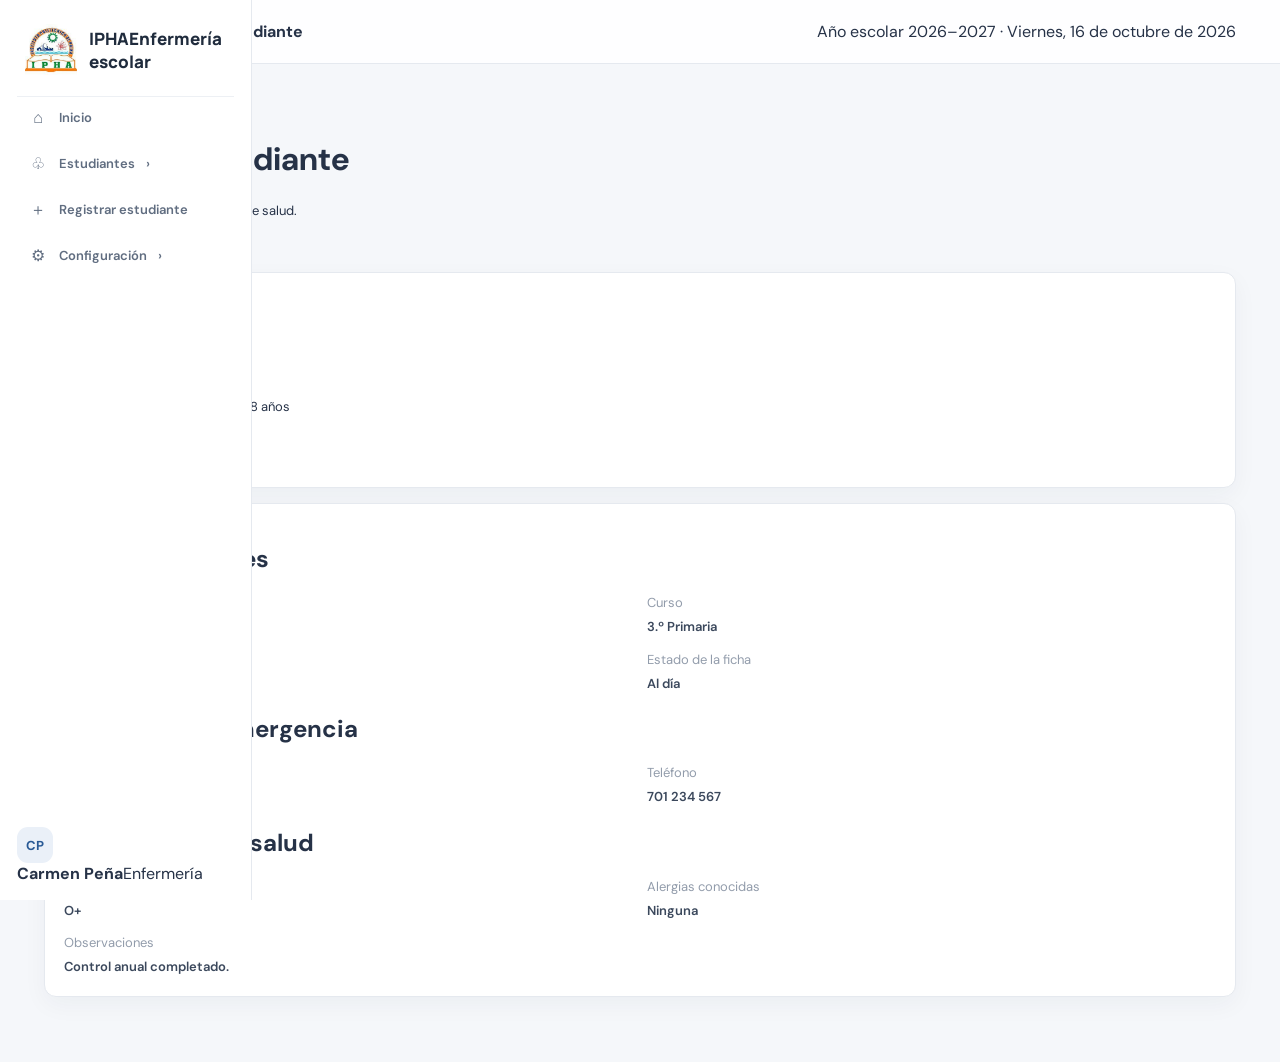
<file: ficha-estudiante.html>
<!doctype html>
<html lang="es">
  <head>
    <meta charset="utf-8" />
    <meta name="viewport" content="width=device-width, initial-scale=1" />
    <title>Ficha del estudiante | IPHA Enfermería Escolar</title>
    <link rel="stylesheet" href="styles.css" />
    <script src="api.js" defer></script>
    <script src="app.js" defer></script>
  </head>
  <body data-page="ficha">
    <div class="shell">
      <aside class="sidebar" id="sidebar">
        <a class="brand" href="index.html"
          ><img class="brand-logo" src="ipha-logo.png" alt="Escudo IPHA" /><span
            class="brand-name"
            >IPHA<span>Enfermería escolar</span></span
          ></a
        >
        <nav class="nav">
          <a class="nav-link" data-nav="inicio" href="index.html"
            ><span class="nav-icon">⌂</span>Inicio</a
          >
          <a
            class="nav-link"
            data-nav="consultar"
            href="consultar-estudiantes.html"
            ><span class="nav-icon">♧</span>Estudiantes<span class="nav-arrow"
              >›</span
            ></a
          >
          <a
            class="nav-link"
            data-nav="registrar"
            href="registrar-estudiante.html"
            ><span class="nav-icon">＋</span>Registrar estudiante</a
          >
          <a class="nav-link" data-nav="configuracion" href="configuracion.html"
            ><span class="nav-icon">⚙</span>Configuración<span class="nav-arrow"
              >›</span
            ></a
          >
        </nav>
        <div class="sidebar-bottom">
          <div class="profile">
            <span class="avatar">CP</span>
            <div><strong>Carmen Peña</strong><span>Enfermería</span></div>
          </div>
        </div>
      </aside>
      <main class="main">
        <header class="topbar">
          <div style="display: flex; align-items: center; gap: 12px">
            <button class="mobile-menu" id="menuButton" aria-label="Abrir menú">
              ☰
            </button>
            <div class="crumb" id="breadcrumb">
              Estudiantes › <strong>Ficha del estudiante</strong>
            </div>
          </div>
          <div class="top-actions">
            <span class="today"
              >Año escolar 2026–2027 · Viernes, 16 de octubre de 2026</span
            >
          </div>
        </header>
        <div class="content">
          <div class="page-head">
            <div>
              <div class="eyebrow">Ficha de salud</div>
              <h1>Ficha del estudiante</h1>
              <p>Consulta la información escolar y de salud.</p>
            </div>
            <a class="btn secondary" href="consultar-estudiantes.html"
              >← Volver al directorio</a
            >
          </div>
          <section class="card">
            <div class="detail-top">
              <span class="avatar" id="studentAvatar">VR</span>
              <div>
                <h2 id="studentName">Valentina Rojas</h2>
                <p>
                  <span id="studentCode">IPHA-2024-001</span> ·
                  <span id="studentGrade">3.º Primaria</span> ·
                  <span id="studentAge">8</span> años
                </p>
              </div>
              <div class="detail-actions">
                <a
                  class="btn secondary"
                  id="editStudent"
                  href="editar-estudiante.html"
                  >✎ Editar ficha</a
                >
              </div>
            </div>
          </section>
          <section class="card">
            <div class="section-block">
              <h2 class="section-title">Datos personales</h2>
              <div class="detail-grid">
                <div class="detail-item">
                  <small>Nombre completo</small
                  ><strong id="detailName">Valentina Rojas</strong>
                </div>
                <div class="detail-item">
                  <small>Curso</small
                  ><strong id="detailGrade">3.º Primaria</strong>
                </div>
                <div class="detail-item">
                  <small>Edad</small><strong id="detailAge">8 años</strong>
                </div>
                <div class="detail-item">
                  <small>Estado de la ficha</small
                  ><strong id="detailStatus">Al día</strong>
                </div>
              </div>
            </div>
            <div class="section-block">
              <h2 class="section-title">Contacto de emergencia</h2>
              <div class="detail-grid">
                <div class="detail-item">
                  <small>Tutor responsable</small
                  ><strong id="detailGuardian">María Rojas</strong>
                </div>
                <div class="detail-item">
                  <small>Teléfono</small
                  ><strong id="detailPhone">701 234 567</strong>
                </div>
              </div>
            </div>
            <div class="section-block">
              <h2 class="section-title">Información de salud</h2>
              <div class="detail-grid">
                <div class="detail-item">
                  <small>Grupo sanguíneo</small
                  ><strong id="detailBlood">O+</strong>
                </div>
                <div class="detail-item">
                  <small>Alergias conocidas</small
                  ><strong id="detailAllergies">Ninguna</strong>
                </div>
                <div class="detail-item">
                  <small>Observaciones</small
                  ><strong id="detailNotes">Control anual completado.</strong>
                </div>
              </div>
            </div>
          </section>
        </div>
      </main>
    </div>
  </body>
</html>
</file>
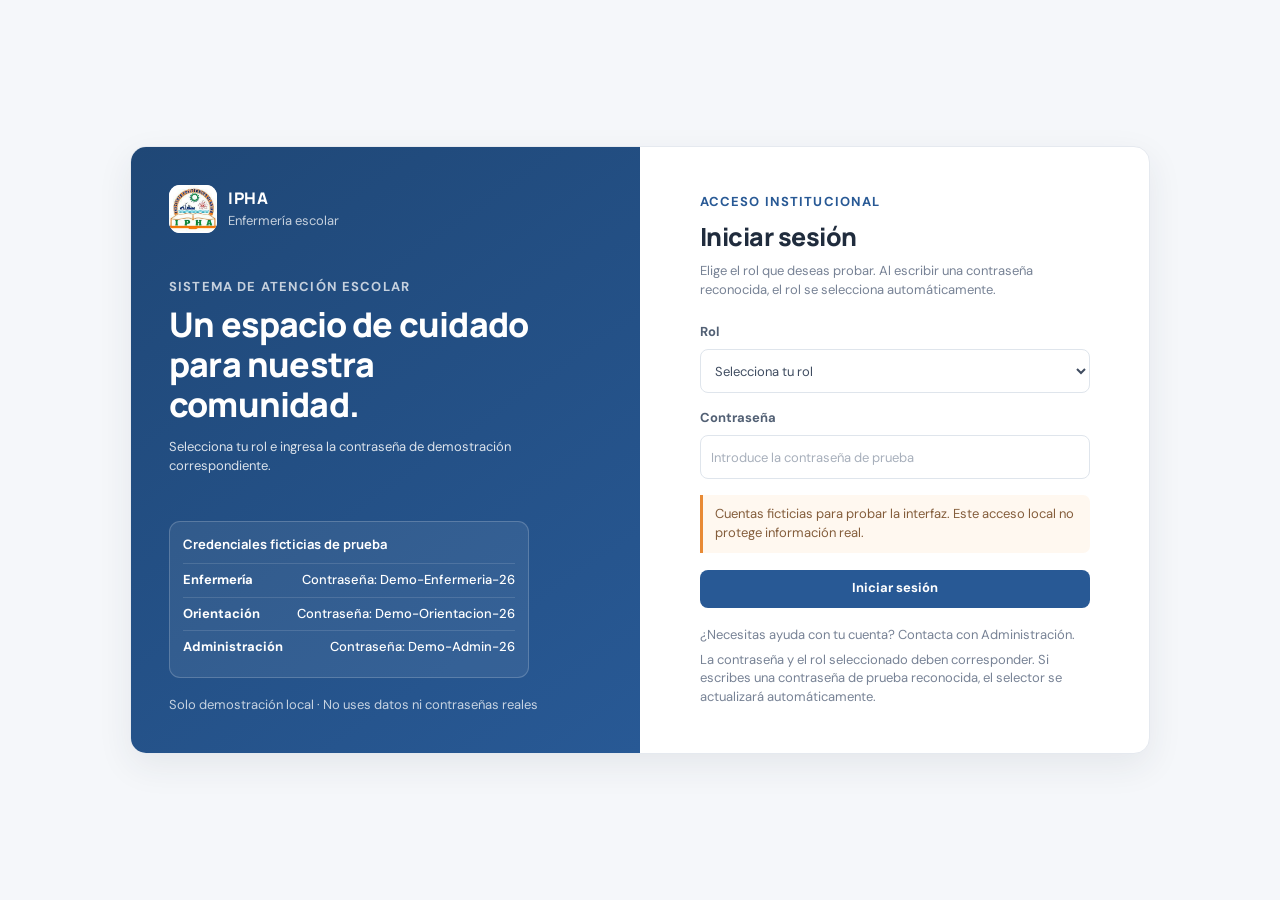
<file: login.html>
<!doctype html>
<html lang="es">
<head>
  <meta charset="utf-8">
  <meta name="viewport" content="width=device-width,initial-scale=1">
  <title>Iniciar sesión | IPHA Enfermería Escolar</title>
  <link rel="stylesheet" href="styles.css">
  <script src="login.js" defer></script>
</head>
<body class="login-page">
  <main class="login-frame">
    <section class="login-intro" aria-label="Información institucional">
      <a class="login-brand" href="index.html">
        <img src="ipha-logo.png" alt="Logo IPHA">
        <span><strong>IPHA</strong><small>Enfermería escolar</small></span>
      </a>
      <div class="login-welcome">
        <p class="eyebrow">Sistema de atención escolar</p>
        <h1>Un espacio de cuidado para nuestra comunidad.</h1>
        <p>Selecciona tu rol e ingresa la contraseña de demostración correspondiente.</p>
      </div>
      <section class="login-demo-credentials" aria-labelledby="demoCredentialsTitle">
        <h2 id="demoCredentialsTitle">Credenciales ficticias de prueba</h2>
        <p><strong>Enfermería</strong><code>Contraseña: Demo-Enfermeria-26</code></p>
        <p><strong>Orientación</strong><code>Contraseña: Demo-Orientacion-26</code></p>
        <p><strong>Administración</strong><code>Contraseña: Demo-Admin-26</code></p>
      </section>
      <p class="login-intro-foot">Solo demostración local · No uses datos ni contraseñas reales</p>
    </section>
    <section class="login-content" aria-labelledby="loginTitle">
      <div class="login-form-wrap">
        <p class="eyebrow">Acceso institucional</p>
        <h2 id="loginTitle">Iniciar sesión</h2>
        <p class="login-description">Elige el rol que deseas probar. Al escribir una contraseña reconocida, el rol se selecciona automáticamente.</p>
        <form id="loginForm">
          <div class="field">
            <label for="loginRole">Rol</label>
            <select id="loginRole" name="role" autocomplete="off" required>
              <option value="" selected disabled>Selecciona tu rol</option>
              <option value="nurse">Enfermería</option>
              <option value="guidance">Orientación</option>
              <option value="admin">Administración</option>
            </select>
          </div>
          <div class="field">
            <label for="loginPassword">Contraseña</label>
            <input id="loginPassword" name="password" type="password" autocomplete="off" placeholder="Introduce la contraseña de prueba" required>
          </div>
          <p class="login-demo-warning">Cuentas ficticias para probar la interfaz. Este acceso local no protege información real.</p>
          <button class="btn login-submit" type="submit">Iniciar sesión</button>
          <p class="login-feedback" id="loginFeedback" role="status" hidden></p>
        </form>
        <p class="login-help">¿Necesitas ayuda con tu cuenta? Contacta con Administración.</p>
        <p class="login-role-note">La contraseña y el rol seleccionado deben corresponder. Si escribes una contraseña de prueba reconocida, el selector se actualizará automáticamente.</p>
      </div>
    </section>
  </main>
</body>
</html>
</file>
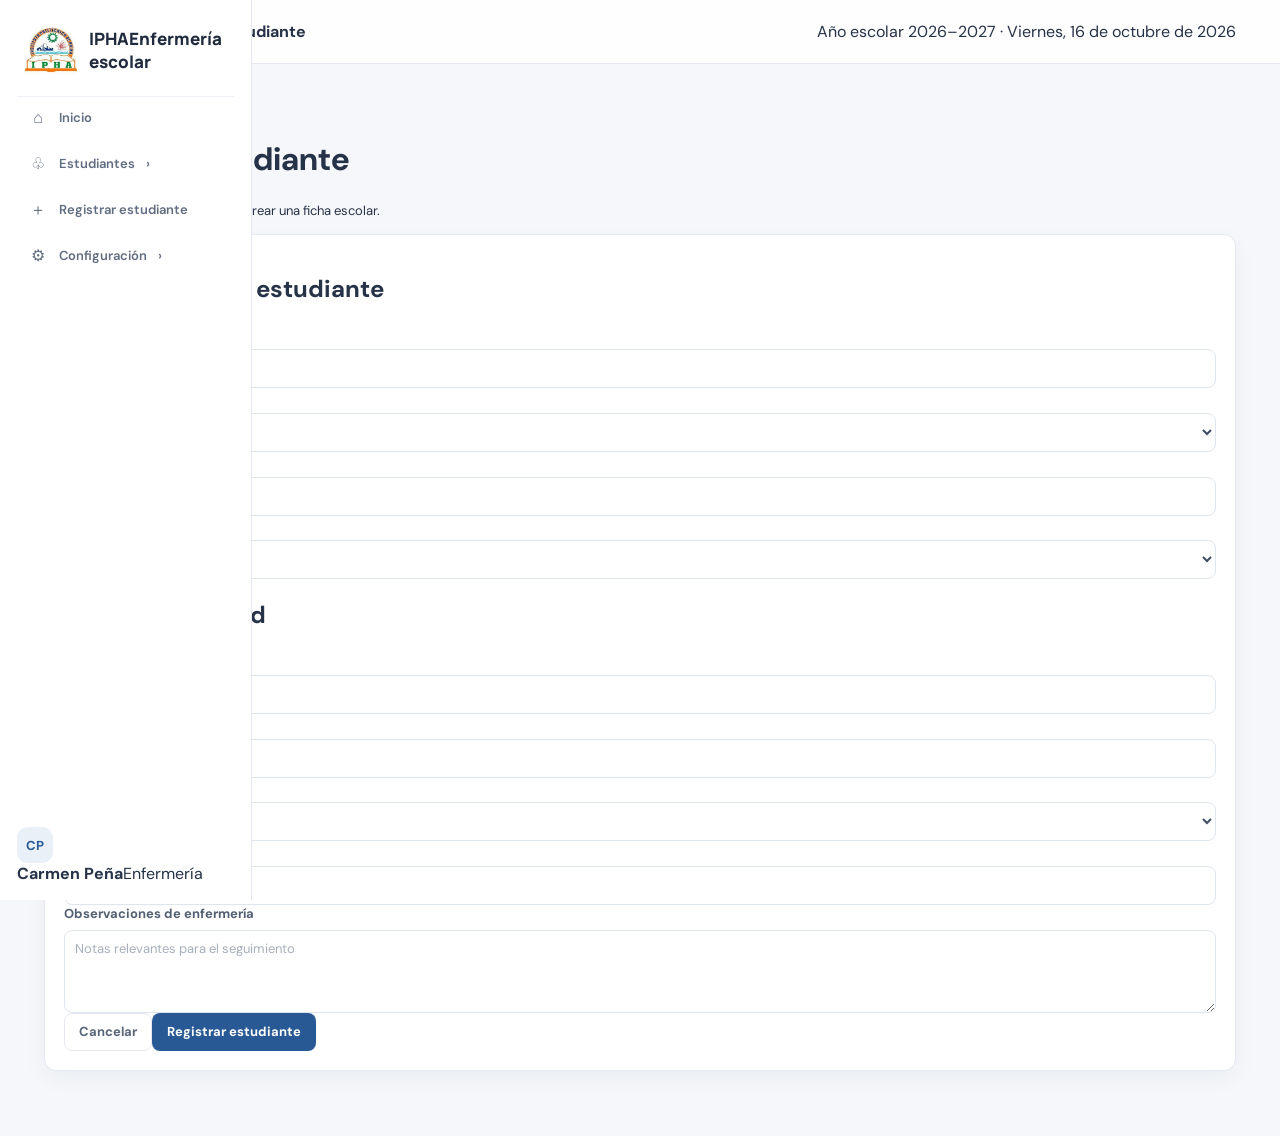
<file: registrar-estudiante.html>
<!doctype html>
<html lang="es">
  <head>
    <meta charset="utf-8" />
    <meta name="viewport" content="width=device-width, initial-scale=1" />
    <title>Registrar estudiante | IPHA Enfermería Escolar</title>
    <link rel="stylesheet" href="styles.css" />
    <script src="api.js" defer></script>
    <script src="app.js" defer></script>
  </head>
  <body data-page="registrar">
    <div class="shell">
      <aside class="sidebar" id="sidebar">
        <a class="brand" href="index.html"
          ><img class="brand-logo" src="ipha-logo.png" alt="Escudo IPHA" /><span
            class="brand-name"
            >IPHA<span>Enfermería escolar</span></span
          ></a
        >
        <nav class="nav">
          <a class="nav-link" data-nav="inicio" href="index.html"
            ><span class="nav-icon">⌂</span>Inicio</a
          >
          <a
            class="nav-link"
            data-nav="consultar"
            href="consultar-estudiantes.html"
            ><span class="nav-icon">♧</span>Estudiantes<span class="nav-arrow"
              >›</span
            ></a
          >
          <a
            class="nav-link"
            data-nav="registrar"
            href="registrar-estudiante.html"
            ><span class="nav-icon">＋</span>Registrar estudiante</a
          >
          <a class="nav-link" data-nav="configuracion" href="configuracion.html"
            ><span class="nav-icon">⚙</span>Configuración<span class="nav-arrow"
              >›</span
            ></a
          >
        </nav>
        <div class="sidebar-bottom">
          <div class="profile">
            <span class="avatar">CP</span>
            <div><strong>Carmen Peña</strong><span>Enfermería</span></div>
          </div>
        </div>
      </aside>
      <main class="main">
        <header class="topbar">
          <div style="display: flex; align-items: center; gap: 12px">
            <button class="mobile-menu" id="menuButton" aria-label="Abrir menú">
              ☰
            </button>
            <div class="crumb" id="breadcrumb">
              Estudiantes › <strong>Registrar estudiante</strong>
            </div>
          </div>
          <div class="top-actions">
            <span class="today"
              >Año escolar 2026–2027 · Viernes, 16 de octubre de 2026</span
            >
          </div>
        </header>
        <div class="content">
          <div class="page-head">
            <div>
              <div class="eyebrow">Nueva ficha</div>
              <h1>Registrar estudiante</h1>
              <p>Completa los datos básicos para crear una ficha escolar.</p>
            </div>
          </div>
          <form class="card" id="studentForm">
            <div class="section-block">
              <h2 class="section-title">Información del estudiante</h2>
              <div class="form-grid">
                <div class="field">
                  <label for="name">Nombre completo *</label
                  ><input
                    id="name"
                    name="name"
                    required
                    placeholder="Nombre y apellidos"
                  />
                </div>
                <div class="field">
                  <label for="grade">Curso *</label
                  ><select id="grade" name="grade" required>
                    <option value="">Selecciona un curso</option>
                    <option>1.º Primaria</option>
                    <option>2.º Primaria</option>
                    <option>3.º Primaria</option>
                    <option>4.º Primaria</option>
                    <option>5.º Primaria</option>
                    <option>6.º Primaria</option>
                    <option>1.º Secundaria</option>
                    <option>2.º Secundaria</option>
                    <option>3.º Secundaria</option>
                    <option>4.º Secundaria</option>
                    <option>5.º Secundaria</option>
                    <option>6.º Secundaria</option>
                  </select>
                </div>
                <div class="field">
                  <label for="age">Edad *</label
                  ><input
                    id="age"
                    name="age"
                    type="number"
                    min="3"
                    max="25"
                    required
                    placeholder="Edad en años"
                  />
                </div>
                <div class="field">
                  <label for="status">Estado de la ficha</label
                  ><select id="status" name="status">
                    <option>Al día</option>
                    <option>Revisar</option>
                    <option>Pendiente</option>
                  </select>
                </div>
              </div>
            </div>
            <div class="section-block">
              <h2 class="section-title">Contacto y salud</h2>
              <div class="form-grid">
                <div class="field">
                  <label for="guardian">Tutor o contacto *</label
                  ><input
                    id="guardian"
                    name="guardian"
                    required
                    placeholder="Nombre del tutor"
                  />
                </div>
                <div class="field">
                  <label for="phone">Teléfono de contacto *</label
                  ><input
                    id="phone"
                    name="phone"
                    type="tel"
                    required
                    placeholder="Ej. 701 234 567"
                  />
                </div>
                <div class="field">
                  <label for="blood">Grupo sanguíneo</label
                  ><select id="blood" name="blood">
                    <option value="">Sin especificar</option>
                    <option>O+</option>
                    <option>O-</option>
                    <option>A+</option>
                    <option>A-</option>
                    <option>B+</option>
                    <option>B-</option>
                    <option>AB+</option>
                    <option>AB-</option>
                  </select>
                </div>
                <div class="field">
                  <label for="allergies">Alergias</label
                  ><input
                    id="allergies"
                    name="allergies"
                    placeholder="Alergias conocidas"
                  />
                </div>
                <div class="field full">
                  <label for="notes">Observaciones de enfermería</label
                  ><textarea
                    id="notes"
                    name="notes"
                    placeholder="Notas relevantes para el seguimiento"
                  ></textarea>
                </div>
              </div>
            </div>
            <div class="form-actions">
              <a class="btn secondary" href="consultar-estudiantes.html"
                >Cancelar</a
              ><button class="btn" type="submit">Registrar estudiante</button>
            </div>
          </form>
        </div>
      </main>
    </div>
  </body>
</html>
</file>
<file: styles.css>
@import url('https://fonts.googleapis.com/css2?family=DM+Sans:wght@400;500;600;700&family=Manrope:wght@500;600;700;800&display=swap');

.stats-grid.admin-stats {
    grid-template-columns: repeat(5, minmax(0, 1fr));
    margin-bottom: 16px
}

.admin-shortcuts {
    margin-bottom: 15px
}

.admin-audit-card,
.admin-archive-card {
    margin-top: 15px
}

.admin-filters {
    display: grid;
    grid-template-columns: repeat(3, minmax(0, 1fr));
    gap: 12px;
    margin-bottom: 15px
}

.admin-filters .control {
    width: 100%;
    min-height: 38px;
    padding: 8px 10px;
    border: 1px solid #dfe5ec;
    border-radius: 8px;
    background: #fff;
    color: #3f4c60
}

.orientation-stats {
    margin-bottom: 15px
}

.orientation-inbox {
    padding: 22px
}

.orientation-request-list {
    grid-template-columns: repeat(auto-fit, minmax(min(100%, 360px), 1fr));
    gap: 13px
}

.orientation-request {
    display: flex;
    min-height: 210px;
    flex-direction: column;
    padding: 18px
}

.orientation-request .message-card-head h3 {
    font-size: 13px
}

.orientation-request .message-meta,
.orientation-request .message-copy {
    font-size: 12px;
    line-height: 1.55
}

.orientation-request .orientation-note {
    margin-top: 9px
}

.orientation-request .message-response-form {
    margin-top: auto;
    padding-top: 14px
}

.orientation-privacy {
    margin-top: 15px
}

.orientation-home-panel {
    padding: 22px
}

.orientation-home-panel .btn {
    width: max-content
}

.orientation-home-panel .prototype-note {
    margin-top: 15px
}

.admin-settings-layout {
    grid-template-columns: minmax(0, 1.25fr) minmax(250px, .75fr)
}

.admin-settings-form {
    padding: 22px
}

.admin-settings-form .control {
    width: 100%;
    min-height: 40px;
    padding: 9px 10px;
    border: 1px solid #dfe5ec;
    border-radius: 8px;
    background: #fff;
    color: #3f4c60
}

.settings-subheading {
    margin: 20px 0 13px;
    font: 700 13px Manrope, sans-serif
}

.settings-security-panel {
    padding: 19px
}

.settings-security-copy {
    color: #596579;
    font-size: 12px;
    line-height: 1.6
}

.role-access-list {
    display: grid;
    gap: 10px;
    padding: 0;
    margin: 0;
    list-style: none
}

.role-access-list li {
    display: grid;
    gap: 3px;
    padding: 10px;
    border: 1px solid var(--line);
    border-radius: 8px;
    background: #fff
}

.role-access-list strong {
    font-size: 12px;
    color: var(--ink)
}

.role-access-list span {
    font-size: 11px;
    color: var(--muted)
}

.page-actions {
    display: flex;
    gap: 9px;
    flex-wrap: wrap
}

@media(max-width:1100px) {
    .stats-grid.admin-stats {
        grid-template-columns: repeat(3, minmax(0, 1fr))
    }
}

@media(max-width:760px) {
    .stats-grid.admin-stats {
        grid-template-columns: repeat(2, minmax(0, 1fr))
    }

    .admin-filters,
    .admin-settings-layout {
        grid-template-columns: 1fr
    }

    .orientation-inbox,
    .admin-settings-form {
        padding: 16px
    }

    .orientation-request {
        padding: 15px
    }
}

@media(max-width:420px) {
    .stats-grid.admin-stats {
        grid-template-columns: 1fr
    }
}

.login-page {
    min-height: 100vh;
    padding: 28px;
    display: grid;
    place-items: center;
    background: #f5f7fa;
    color: #202c3d
}

.login-frame {
    width: min(100%, 1020px);
    min-height: 570px;
    display: grid;
    grid-template-columns: 1fr 1fr;
    overflow: hidden;
    border: 1px solid #e5e9ef;
    border-radius: 16px;
    background: #fff;
    box-shadow: 0 12px 35px rgba(32, 48, 70, .08)
}

.login-intro {
    display: flex;
    flex-direction: column;
    justify-content: space-between;
    padding: 38px;
    background: linear-gradient(145deg, #1f4776, #285995);
    color: #fff
}

.login-brand {
    display: flex;
    align-items: center;
    gap: 11px;
    width: max-content;
    color: #fff
}

.login-brand img {
    width: 48px;
    height: 48px;
    object-fit: contain;
    border-radius: 11px;
    background: #fff
}

.login-brand strong,
.login-brand small {
    display: block
}

.login-brand strong {
    font: 800 16px Manrope, sans-serif;
    letter-spacing: .5px
}

.login-brand small {
    margin-top: 3px;
    color: #ffffffbd;
    font-size: 11px
}

.login-welcome {
    max-width: 370px;
    margin: 45px 0
}

.login-welcome .eyebrow {
    color: #ffffffbd
}

.login-welcome h1 {
    margin: 0;
    font: 800 clamp(25px, 3vw, 34px)/1.18 Manrope, sans-serif;
    letter-spacing: -.8px
}

.login-welcome>p:last-child {
    margin: 14px 0 0;
    color: #ffffffd6;
    font-size: 12px;
    line-height: 1.6
}

.login-intro-foot {
    margin: 0;
    color: #ffffffbd;
    font-size: 10px
}

.login-content {
    display: grid;
    place-items: center;
    padding: 42px
}

.login-form-wrap {
    width: min(100%, 390px)
}

.login-form-wrap h2 {
    margin: 0;
    font: 800 25px Manrope, sans-serif;
    letter-spacing: -.5px
}

.login-description {
    margin: 8px 0 24px;
    color: #778295;
    font-size: 12px
}

.login-form-wrap form {
    display: grid;
    gap: 16px
}

.login-form-wrap .field {
    gap: 7px
}

.login-form-wrap .field label {
    font-size: 11px
}

.login-form-wrap .field input {
    height: 44px;
    font-size: 11px
}

.login-demo-warning {
    margin: 0;
    padding: 10px 12px;
    border-left: 3px solid #e88a35;
    border-radius: 0 7px 7px 0;
    background: #fff8f0;
    color: #845d3b;
    font-size: 10px;
    line-height: 1.5
}

.login-submit {
    width: 100%;
    margin-top: 1px
}

.login-feedback {
    margin: 0;
    color: #a64b47;
    font-size: 11px;
    line-height: 1.5
}

.login-help,
.login-role-note {
    margin: 18px 0 0;
    color: #778295;
    font-size: 10px;
    line-height: 1.55
}

.login-role-note {
    margin-top: 6px
}

@media(max-width:680px) {
    .login-page {
        padding: 14px
    }

    .login-frame {
        grid-template-columns: 1fr
    }

    .login-intro {
        min-height: 235px;
        padding: 24px
    }

    .login-welcome {
        margin: 27px 0 17px
    }

    .login-welcome h1 {
        max-width: 460px;
        font-size: 26px
    }

    .login-intro-foot {
        display: none
    }

    .login-content {
        padding: 28px 23px 32px
    }
}

.message-layout.guidance-view {
    grid-template-columns: minmax(0, 1fr)
}

.message-layout.guidance-view>.card {
    padding: 23px
}

.message-layout.guidance-view .message-list {
    grid-template-columns: repeat(auto-fit, minmax(min(100%, 360px), 1fr));
    gap: 14px
}

.message-layout.guidance-view .message-card {
    display: flex;
    min-height: 180px;
    flex-direction: column;
    padding: 19px
}

.message-layout.guidance-view .message-card h3 {
    font-size: 12px
}

.message-layout.guidance-view .message-meta {
    font-size: 10px;
    line-height: 1.5
}

.message-layout.guidance-view .message-copy {
    margin-top: 9px;
    font-size: 11px;
    line-height: 1.6
}

.message-layout.guidance-view .message-response-form {
    margin-top: auto;
    padding-top: 14px
}

:root {
    font-family: 'DM Sans', sans-serif;
    color: #263247;
    background: #f5f7fa;
    font-synthesis: none;
    text-rendering: optimizeLegibility;
    --ink: #202c3d;
    --muted: #778295;
    --line: #e5e9ef;
    --paper: #fff;
    --blue: #285995;
    --blue-dark: #1f4776;
    --blue-soft: #edf3fa;
    --orange: #e88a35;
    --green: #32835c;
    --red: #a64b47;
    --shadow: 0 8px 24px rgba(32, 48, 70, .045)
}

* {
    box-sizing: border-box
}

body {
    margin: 0;
    min-width: 320px
}

button,
input,
select,
textarea {
    font: inherit
}

button,
a {
    -webkit-tap-highlight-color: transparent
}

a {
    color: inherit;
    text-decoration: none
}

button {
    cursor: pointer;
    color: inherit
}

.app-shell {
    min-height: 100vh
}

.sidebar {
    position: fixed;
    inset: 0 auto 0 0;
    width: 252px;
    background: #fff;
    border-right: 1px solid var(--line);
    padding: 24px 17px 16px;
    display: flex;
    flex-direction: column;
    z-index: 10
}

.brand {
    display: flex;
    align-items: center;
    gap: 12px;
    min-height: 68px;
    padding: 0 8px 20px;
    border-bottom: 1px solid #edf0f4
}

.brand img {
    width: 55px;
    height: 52px;
    object-fit: contain
}

.brand-name {
    font: 800 17px Manrope, sans-serif;
    color: var(--ink)
}

.brand-name small {
    display: block;
    margin-top: 3px;
    font: 500 11px 'DM Sans', sans-serif;
    color: var(--muted)
}

.nav-groups {
    padding-top: 18px;
    overflow: auto
}

.nav-group-label {
    margin: 17px 10px 7px;
    color: #a1a9b5;
    font-size: 9px;
    font-weight: 700;
    text-transform: uppercase;
    letter-spacing: 1.2px
}

.nav-group-label:first-child {
    margin-top: 0
}

.nav {
    display: grid;
    gap: 4px
}

.nav-link {
    position: relative;
    min-height: 42px;
    padding: 0 11px;
    display: flex;
    align-items: center;
    gap: 11px;
    border-radius: 9px;
    color: #606d80;
    font-size: 12px;
    font-weight: 600;
    transition: background .15s, color .15s
}

.nav-link:hover {
    background: #f6f8fb;
    color: var(--blue)
}

.nav-link.active {
    background: var(--blue-soft);
    color: var(--blue)
}

.nav-link.active:before {
    position: absolute;
    content: "";
    left: 0;
    top: 9px;
    bottom: 9px;
    width: 3px;
    border-radius: 0 3px 3px 0;
    background: var(--orange)
}

.nav-icon {
    width: 20px;
    text-align: center;
    font-size: 16px
}

.nav-link[hidden] {
    display: none !important
}

.sidebar-bottom {
    margin-top: auto
}

.prototype-label {
    padding: 10px 11px;
    margin: 10px 2px 13px;
    border: 1px solid #f0e4d7;
    border-radius: 9px;
    background: #fffaf4;
    color: #9b6b3e;
    font-size: 10px;
    line-height: 1.4
}

.user-profile {
    display: flex;
    align-items: center;
    gap: 10px;
    border-top: 1px solid var(--line);
    padding: 14px 5px 0
}

.avatar {
    width: 36px;
    height: 36px;
    border-radius: 11px;
    background: #eaf0f8;
    color: var(--blue);
    display: grid;
    place-items: center;
    font-size: 11px;
    font-weight: 700;
    flex: none
}

.user-profile strong {
    display: block;
    font-size: 11px
}

.user-profile small {
    display: block;
    margin-top: 3px;
    color: var(--muted);
    font-size: 10px
}

.main-area {
    min-height: 100vh;
    margin-left: 252px;
    display: flex;
    flex-direction: column
}

.topbar {
    height: 64px;
    padding: 0 clamp(22px, 3.4vw, 48px);
    display: flex;
    align-items: center;
    justify-content: space-between;
    background: rgba(255, 255, 255, .93);
    border-bottom: 1px solid var(--line)
}

.top-left {
    display: flex;
    align-items: center;
    gap: 12px;
    min-width: 0
}

.breadcrumb {
    font-size: 11px;
    color: #929baa
}

.breadcrumb strong {
    color: #4e5a6b;
    font-weight: 600
}

.mobile-menu {
    display: none;
    width: 34px;
    height: 34px;
    border: 1px solid var(--line);
    border-radius: 8px;
    background: #fff
}

.top-actions {
    display: flex;
    align-items: center;
    gap: 15px
}

.school-year {
    font-size: 10px;
    color: var(--muted);
    white-space: nowrap
}

.role-control {
    display: flex;
    align-items: center;
    gap: 7px;
    color: #7c8798;
    font-size: 10px;
    white-space: nowrap
}

.role-control select {
    height: 33px;
    padding: 0 9px;
    border: 1px solid var(--line);
    border-radius: 8px;
    background: #fff;
    color: var(--ink);
    font-size: 10px
}

.content {
    width: 100%;
    max-width: 1430px;
    margin: 0 auto;
    padding: 34px clamp(22px, 3.4vw, 48px) 50px;
    flex: 1
}

.page-heading {
    display: flex;
    align-items: flex-end;
    justify-content: space-between;
    gap: 20px;
    margin-bottom: 24px
}

.page-heading h1 {
    margin: 0;
    color: var(--ink);
    font: 800 clamp(24px, 2.4vw, 31px) Manrope, sans-serif;
    letter-spacing: -.8px
}

.page-heading p {
    margin: 7px 0 0;
    color: var(--muted);
    font-size: 12px;
    line-height: 1.55
}

.eyebrow {
    margin: 0 0 7px;
    color: var(--blue);
    font-size: 9px;
    text-transform: uppercase;
    letter-spacing: 1.15px;
    font-weight: 700
}

.page-actions {
    display: flex;
    gap: 8px;
    align-items: center;
    flex: none
}

.btn {
    min-height: 38px;
    padding: 0 14px;
    border: 1px solid transparent;
    border-radius: 8px;
    display: inline-flex;
    align-items: center;
    justify-content: center;
    gap: 7px;
    background: var(--blue);
    color: #fff;
    font-size: 11px;
    font-weight: 700;
    transition: background .15s, transform .15s
}

.btn:hover {
    background: var(--blue-dark);
    transform: translateY(-1px)
}

.btn.secondary {
    background: #fff;
    border-color: var(--line);
    color: #596579
}

.btn.secondary:hover {
    border-color: #bdcbdc;
    color: var(--blue)
}

.btn.danger {
    background: #fff1ee;
    color: #a34540;
    border-color: #f3d8d3
}

.btn.danger:hover {
    background: #fbe5e1
}

.stats-grid {
    display: grid;
    grid-template-columns: repeat(4, minmax(0, 1fr));
    gap: 13px;
    margin-bottom: 18px
}

.stat-card,
.panel,
.card {
    background: var(--paper);
    border: 1px solid var(--line);
    border-radius: 12px;
    box-shadow: var(--shadow)
}

.stat-card {
    min-height: 110px;
    padding: 17px 18px;
    display: flex;
    flex-direction: column;
    justify-content: space-between
}

.stat-label {
    color: #798497;
    font-size: 10px;
    font-weight: 600
}

.stat-value {
    color: var(--ink);
    font: 800 25px Manrope, sans-serif;
    letter-spacing: -.5px
}

.stat-note {
    color: #9aa3b0;
    font-size: 9px
}

.stat-note em {
    color: var(--green);
    font-style: normal;
    font-weight: 700
}

.dashboard-grid {
    display: grid;
    grid-template-columns: minmax(0, 1.6fr) minmax(260px, .9fr);
    gap: 16px;
    align-items: start
}

.panel {
    padding: 19px
}

.panel-header {
    display: flex;
    align-items: flex-start;
    justify-content: space-between;
    gap: 12px;
    margin-bottom: 15px
}

.panel-header h2,
.card-title {
    margin: 0;
    color: var(--ink);
    font: 700 14px Manrope, sans-serif
}

.panel-header p,
.panel-subtitle {
    margin: 5px 0 0;
    color: var(--muted);
    font-size: 10px;
    line-height: 1.5
}

.text-link {
    color: var(--blue);
    font-size: 10px;
    font-weight: 700;
    white-space: nowrap
}

.text-link:hover {
    text-decoration: underline
}

.activity-list {
    display: grid;
    gap: 0
}

.activity-row {
    display: grid;
    grid-template-columns: 32px minmax(0, 1fr) auto;
    align-items: center;
    gap: 10px;
    padding: 11px 0;
    border-top: 1px solid #f0f2f5
}

.activity-row:first-child {
    border-top: 0
}

.activity-symbol {
    width: 30px;
    height: 30px;
    border-radius: 9px;
    background: #eef3f9;
    color: var(--blue);
    display: grid;
    place-items: center;
    font-size: 13px
}

.activity-copy strong {
    display: block;
    font-size: 10px
}

.activity-copy small {
    display: block;
    margin-top: 3px;
    color: var(--muted);
    font-size: 9px
}

.activity-date {
    color: #9ba4b1;
    font-size: 9px;
    white-space: nowrap
}

.quick-actions {
    display: grid;
    gap: 9px
}

.quick-action {
    min-height: 64px;
    display: grid;
    grid-template-columns: 34px 1fr 14px;
    align-items: center;
    gap: 10px;
    border: 1px solid var(--line);
    border-radius: 9px;
    padding: 10px 11px;
    transition: border-color .15s, background .15s
}

.quick-action:hover {
    border-color: #c8d5e5;
    background: #fbfcfe
}

.quick-icon {
    width: 32px;
    height: 32px;
    display: grid;
    place-items: center;
    border-radius: 9px;
    background: var(--blue-soft);
    color: var(--blue);
    font-size: 15px
}

.quick-action strong {
    display: block;
    font-size: 10px
}

.quick-action small {
    display: block;
    margin-top: 4px;
    color: var(--muted);
    font-size: 9px
}

.quick-arrow {
    color: #9ba5b2
}

.info-banner {
    display: flex;
    gap: 10px;
    padding: 12px 13px;
    border: 1px solid #e7edf5;
    border-radius: 9px;
    background: #f7f9fc;
    color: #536174;
    font-size: 10px;
    line-height: 1.5
}

.info-banner strong {
    display: block;
    margin-bottom: 3px;
    color: var(--ink);
    font-size: 10px
}

.info-icon {
    color: var(--blue);
    font-weight: 700
}

.card {
    padding: 19px;
    margin-bottom: 15px
}

.card-heading {
    display: flex;
    align-items: center;
    justify-content: space-between;
    gap: 14px;
    margin-bottom: 15px
}

.card-heading h2 {
    margin: 0;
    font: 700 14px Manrope, sans-serif
}

.card-heading p {
    margin: 4px 0 0;
    color: var(--muted);
    font-size: 10px;
    line-height: 1.45
}

.filters-grid {
    display: grid;
    grid-template-columns: minmax(200px, 1.7fr) repeat(4, minmax(125px, 1fr));
    gap: 9px;
    margin-bottom: 13px
}

.search-field,
.filter-select,
.control {
    height: 39px;
    width: 100%;
    padding: 0 11px;
    border: 1px solid #dfe5ec;
    border-radius: 8px;
    background: #fff;
    color: #4d5a6d;
    font-size: 10px;
    outline: 0
}

.search-field:focus,
.filter-select:focus,
.control:focus,
.field input:focus,
.field select:focus,
.field textarea:focus {
    border-color: #8ea9c8;
    box-shadow: 0 0 0 3px #28599512
}

.need-legend {
    display: flex;
    align-items: center;
    gap: 9px;
    flex-wrap: wrap;
    margin: 8px 0 14px;
    color: #798497;
    font-size: 9px
}

.need-legend strong {
    color: #596579
}

.need-tag {
    display: inline-flex;
    align-items: center;
    gap: 6px;
    padding: 5px 8px;
    border-radius: 20px;
    background: #eff4ef;
    color: #397953;
    font-size: 9px;
    font-weight: 700;
    white-space: nowrap
}

.need-dot {
    width: 7px;
    height: 7px;
    border-radius: 50%;
    background: currentColor
}

.need-tag.level-2 {
    background: #fff5e5;
    color: #9b6a20
}

.need-tag.level-3 {
    background: #fceeed;
    color: #a6423e
}

.table-wrap {
    width: 100%;
    overflow: auto;
    border: 1px solid #edf0f4;
    border-radius: 9px
}

table {
    width: 100%;
    border-collapse: collapse;
    min-width: 720px
}

th {
    padding: 10px 11px;
    text-align: left;
    background: #f8f9fb;
    color: #8691a0;
    font-size: 8px;
    text-transform: uppercase;
    letter-spacing: .65px;
    font-weight: 700;
    white-space: nowrap
}

td {
    padding: 11px;
    border-top: 1px solid #eff2f5;
    color: #536174;
    font-size: 10px;
    vertical-align: middle
}

tbody tr:hover {
    background: #fcfdfe
}

.student-cell {
    display: flex;
    align-items: center;
    gap: 9px;
    min-width: 180px
}

.student-cell .avatar {
    width: 30px;
    height: 30px;
    border-radius: 9px;
    font-size: 9px
}

.student-name {
    font-size: 10px;
    font-weight: 700;
    color: #313e52
}

.student-code {
    display: block;
    margin-top: 3px;
    color: #98a2b0;
    font-size: 8px
}

.table-actions {
    display: flex;
    align-items: center;
    gap: 7px;
    white-space: nowrap
}

.action-link {
    border: 0;
    padding: 0;
    background: transparent;
    color: var(--blue);
    font-size: 9px;
    font-weight: 700
}

.action-link:hover {
    text-decoration: underline
}

.count-pill {
    display: inline-grid;
    min-width: 24px;
    height: 23px;
    padding: 0 6px;
    place-items: center;
    border-radius: 7px;
    background: #f1f4f8;
    color: #526176;
    font-size: 9px;
    font-weight: 700
}

.empty-state {
    padding: 34px;
    text-align: center;
    color: var(--muted);
    font-size: 11px
}

.form-layout {
    display: grid;
    grid-template-columns: minmax(0, 1.5fr) minmax(240px, .8fr);
    gap: 15px;
    align-items: start
}

.form-section {
    padding: 18px;
    border: 1px solid var(--line);
    border-radius: 11px;
    background: #fff
}

.form-section+.form-section {
    margin-top: 13px
}

.section-heading {
    display: flex;
    align-items: center;
    gap: 9px;
    margin: 0 0 15px;
    font: 700 12px Manrope, sans-serif
}

.section-marker {
    width: 8px;
    height: 8px;
    border-radius: 50%;
    background: var(--blue)
}

.section-marker.orange {
    background: var(--orange)
}

.fields-grid {
    display: grid;
    grid-template-columns: repeat(2, minmax(0, 1fr));
    gap: 13px
}

.field {
    display: grid;
    gap: 6px;
    min-width: 0
}

.field.full {
    grid-column: 1/-1
}

.field label {
    font-size: 10px;
    font-weight: 700;
    color: #526074
}

.field input,
.field select,
.field textarea {
    width: 100%;
    min-height: 38px;
    padding: 9px 10px;
    border: 1px solid #dfe5ec;
    border-radius: 8px;
    background: #fff;
    color: #3f4c60;
    font-size: 10px;
    outline: 0
}

.field textarea {
    min-height: 83px;
    resize: vertical
}

.field input::placeholder,
.field textarea::placeholder {
    color: #a7afbb
}

.field small {
    color: #939dab;
    font-size: 9px;
    line-height: 1.45
}

.form-buttons {
    display: flex;
    justify-content: flex-end;
    gap: 8px;
    padding-top: 13px;
    margin-top: 15px;
    border-top: 1px solid #edf0f4
}

.side-note {
    padding: 15px;
    border-radius: 10px;
    background: #f8f9fb;
    border: 1px solid #edf0f4
}

.side-note h3 {
    margin: 0 0 7px;
    font: 700 11px Manrope, sans-serif
}

.side-note p,
.side-note li {
    color: #798497;
    font-size: 9px;
    line-height: 1.6
}

.side-note ul {
    padding-left: 15px;
    margin: 8px 0
}

.detail-header {
    display: flex;
    align-items: center;
    gap: 13px;
    padding: 17px;
    background: #fff;
    border: 1px solid var(--line);
    border-radius: 11px;
    margin-bottom: 14px
}

.detail-header .avatar {
    width: 48px;
    height: 48px;
    border-radius: 13px;
    font-size: 14px
}

.detail-header h2 {
    margin: 0;
    font: 700 16px Manrope, sans-serif
}

.detail-header p {
    margin: 5px 0 0;
    color: var(--muted);
    font-size: 10px
}

.detail-actions {
    margin-left: auto;
    display: flex;
    gap: 7px
}

.detail-panels {
    display: grid;
    grid-template-columns: repeat(2, minmax(0, 1fr));
    gap: 14px
}

.detail-panel {
    padding: 17px;
    background: #fff;
    border: 1px solid var(--line);
    border-radius: 11px
}

.detail-panel h2 {
    margin: 0 0 14px;
    font: 700 12px Manrope, sans-serif
}

.detail-grid {
    display: grid;
    grid-template-columns: repeat(2, minmax(0, 1fr));
    gap: 14px
}

.detail-item small {
    display: block;
    margin-bottom: 5px;
    color: #929cab;
    font-size: 9px
}

.detail-item strong {
    display: block;
    color: #3b485c;
    font-size: 10px;
    font-weight: 600;
    line-height: 1.5
}

.timeline {
    display: grid;
    gap: 10px
}

.timeline-item {
    display: grid;
    grid-template-columns: 12px 1fr;
    gap: 9px;
    font-size: 10px;
    color: #586477
}

.timeline-dot {
    width: 7px;
    height: 7px;
    border-radius: 50%;
    margin-top: 4px;
    background: var(--blue)
}

.timeline-item small {
    display: block;
    margin-top: 4px;
    color: #929cab;
    font-size: 9px
}

.message-layout {
    display: grid;
    grid-template-columns: minmax(280px, .82fr) minmax(0, 1.4fr);
    gap: 15px;
    align-items: start
}

.message-list {
    display: grid;
    gap: 9px
}

.message-card {
    padding: 14px;
    border: 1px solid var(--line);
    border-radius: 10px;
    background: #fff
}

.message-card-head {
    display: flex;
    justify-content: space-between;
    align-items: center;
    gap: 10px
}

.message-card h3 {
    margin: 0;
    font-size: 10px
}

.message-meta {
    margin: 7px 0;
    color: #8b95a3;
    font-size: 9px
}

.message-copy {
    margin: 0;
    color: #596579;
    font-size: 10px;
    line-height: 1.55
}

.status {
    display: inline-flex;
    align-items: center;
    padding: 4px 7px;
    border-radius: 20px;
    background: #fff5e6;
    color: #95691f;
    font-size: 8px;
    font-weight: 700
}

.status.done {
    background: #eaf5ef;
    color: #377b55
}

.message-status {
    margin-top: 8px;
    color: #99a2af;
    font-size: 8px
}

.legend-note {
    margin-top: 12px;
    color: #8a95a4;
    font-size: 9px;
    line-height: 1.55
}

.split-stats {
    display: grid;
    grid-template-columns: repeat(2, minmax(0, 1fr));
    gap: 12px;
    margin-bottom: 15px
}

.split-stat {
    padding: 15px;
    border: 1px solid var(--line);
    border-radius: 10px;
    background: #fff
}

.split-stat span {
    display: block;
    color: var(--muted);
    font-size: 9px
}

.split-stat strong {
    display: block;
    margin-top: 6px;
    color: var(--ink);
    font: 800 22px Manrope, sans-serif
}

.archive-row td {
    color: #737e8f
}

.ai-layout {
    display: grid;
    grid-template-columns: minmax(0, 1.35fr) minmax(240px, .8fr);
    gap: 17px;
    align-items: stretch
}

.ai-main {
    min-height: 300px;
    padding: 28px;
    display: flex;
    flex-direction: column;
    justify-content: center;
    border: 1px solid var(--line);
    border-radius: 13px;
    background: linear-gradient(135deg, #fff 0%, #f5f8fc 100%)
}

.ai-symbol {
    width: 46px;
    height: 46px;
    border-radius: 13px;
    display: grid;
    place-items: center;
    background: #e9f0f9;
    color: var(--blue);
    font-size: 23px
}

.ai-main h2 {
    margin: 16px 0 7px;
    font: 700 17px Manrope, sans-serif
}

.ai-main p {
    max-width: 510px;
    margin: 0;
    color: #788496;
    font-size: 11px;
    line-height: 1.65
}

.ai-side {
    display: grid;
    align-content: start;
    gap: 11px
}

.ai-step {
    padding: 15px;
    border: 1px solid var(--line);
    border-radius: 10px;
    background: #fff
}

.ai-step small {
    color: var(--blue);
    font-size: 8px;
    font-weight: 700;
    text-transform: uppercase;
    letter-spacing: .7px
}

.ai-step strong {
    display: block;
    margin-top: 6px;
    font-size: 10px
}

.ai-step p {
    margin: 5px 0 0;
    color: var(--muted);
    font-size: 9px;
    line-height: 1.5
}

.callout {
    padding: 13px 14px;
    border: 1px solid #f1e3d3;
    border-radius: 9px;
    background: #fffaf5;
    color: #8d6847;
    font-size: 9px;
    line-height: 1.55
}

.toast {
    position: fixed;
    right: 22px;
    bottom: 22px;
    z-index: 30;
    padding: 12px 16px;
    border-radius: 9px;
    background: #263b57;
    color: white;
    box-shadow: 0 8px 24px #1b2e4629;
    font-size: 10px;
    opacity: 0;
    transform: translateY(6px);
    transition: .18s;
    pointer-events: none
}

.toast.show {
    opacity: 1;
    transform: translateY(0)
}

.restricted {
    max-width: 650px;
    padding: 26px;
    border: 1px solid var(--line);
    border-radius: 12px;
    background: #fff
}

.restricted h1 {
    margin: 0;
    font: 700 20px Manrope, sans-serif
}

.restricted p {
    margin: 9px 0 18px;
    color: var(--muted);
    font-size: 11px
}

.prototype-note {
    margin: 13px 0 0;
    color: #929cab;
    font-size: 9px;
    line-height: 1.6
}

.hidden {
    display: none !important
}

@media(max-width:1100px) {
    .sidebar {
        width: 225px
    }

    .main-area {
        margin-left: 225px
    }

    .filters-grid {
        grid-template-columns: repeat(3, minmax(0, 1fr))
    }

    .filters-grid .search-field {
        grid-column: span 3
    }

    .stats-grid {
        gap: 10px
    }

    .stat-card {
        min-height: 100px;
        padding: 14px
    }
}

@media(max-width:760px) {
    .sidebar {
        width: 270px;
        transform: translateX(-100%);
        transition: transform .2s;
        box-shadow: var(--shadow)
    }

    .sidebar.open {
        transform: translateX(0)
    }

    .main-area {
        margin-left: 0
    }

    .topbar {
        height: 58px;
        padding: 0 15px
    }

    .mobile-menu {
        display: grid;
        place-items: center
    }

    .school-year {
        display: none
    }

    .role-control {
        font-size: 0
    }

    .role-control select {
        font-size: 10px
    }

    .content {
        padding: 24px 15px 35px
    }

    .page-heading {
        align-items: flex-start;
        flex-direction: column;
        margin-bottom: 18px
    }

    .page-actions {
        width: 100%;
        justify-content: flex-start
    }

    .page-heading h1 {
        font-size: 24px
    }

    .stats-grid {
        grid-template-columns: repeat(2, minmax(0, 1fr));
        gap: 9px
    }

    .stat-card {
        min-height: 91px;
        padding: 13px
    }

    .stat-value {
        font-size: 22px
    }

    .dashboard-grid,
    .form-layout,
    .message-layout,
    .ai-layout {
        grid-template-columns: 1fr
    }

    .detail-panels {
        grid-template-columns: 1fr
    }

    .filters-grid {
        grid-template-columns: repeat(2, minmax(0, 1fr))
    }

    .filters-grid .search-field {
        grid-column: span 2
    }

    .panel,
    .card {
        padding: 15px
    }

    .form-section {
        padding: 15px
    }

    .activity-row {
        grid-template-columns: 30px minmax(0, 1fr)
    }

    .activity-date {
        display: none
    }

    .detail-header {
        align-items: flex-start;
        flex-wrap: wrap
    }

    .detail-actions {
        width: 100%;
        margin-left: 61px
    }

    .detail-grid {
        gap: 12px
    }

    .ai-main {
        min-height: 230px;
        padding: 21px
    }

    .card-heading {
        align-items: flex-start
    }

    .table-wrap table {
        min-width: 680px
    }
}

@media(max-width:420px) {
    .top-actions {
        gap: 6px
    }

    .role-control select {
        max-width: 125px
    }

    .fields-grid {
        grid-template-columns: 1fr
    }

    .field.full {
        grid-column: auto
    }

    .filters-grid {
        grid-template-columns: 1fr
    }

    .filters-grid .search-field {
        grid-column: auto
    }

    .stats-grid {
        gap: 7px
    }

    .stat-label {
        font-size: 9px
    }

    .split-stats {
        gap: 8px
    }
}

.student-lookup {
    position: relative
}

.student-lookup input[aria-invalid="true"] {
    border-color: #d56e65;
    box-shadow: 0 0 0 3px #d56e6518
}

.field-error {
    min-height: 0;
    color: #a6423e;
    font-size: 9px;
    line-height: 1.4
}

.field-error:empty {
    display: none
}

.student-lookup-results {
    position: absolute;
    top: calc(100% - 23px);
    left: 0;
    right: 0;
    z-index: 8;
    max-height: 250px;
    overflow: auto;
    padding: 5px;
    border: 1px solid #dfe5ec;
    border-radius: 9px;
    background: #fff;
    box-shadow: 0 10px 24px #263b5718
}

.student-lookup-results[hidden] {
    display: none
}

.lookup-result {
    width: 100%;
    display: grid;
    gap: 4px;
    padding: 9px 10px;
    border: 0;
    border-radius: 6px;
    background: #fff;
    text-align: left
}

.lookup-result:hover,
.lookup-result.active {
    background: #f2f6fb
}

.lookup-result strong {
    color: #3f4c60;
    font-size: 10px
}

.lookup-result small,
.student-lookup-empty {
    color: #8993a2;
    font-size: 9px
}

.student-lookup-empty {
    padding: 10px;
    line-height: 1.5
}

.dispatch-check {
    display: flex;
    align-items: center;
    gap: 9px
}

.field .dispatch-check input {
    width: 16px;
    min-height: 16px;
    margin: 0;
    padding: 0;
    accent-color: var(--blue)
}

.dispatch-check label {
    cursor: pointer
}

.visits-overview {
    display: grid;
    grid-template-columns: minmax(0, 1.35fr) minmax(220px, .65fr);
    gap: 12px;
    align-items: stretch;
    margin-bottom: 15px
}

.visits-overview .side-note {
    padding: 18px
}

.visits-overview .split-stat {
    display: flex;
    flex-direction: column;
    justify-content: center;
    min-height: 100%
}

.visit-form-card {
    padding: 24px
}

@media(max-width:760px) {
    .visits-overview {
        grid-template-columns: 1fr
    }

    .visit-form-card {
        padding: 15px
    }
}

.stats-grid.three-stats {
    grid-template-columns: repeat(3, minmax(0, 1fr))
}

.filters-grid.student-filters {
    grid-template-columns: minmax(200px, 1.7fr) repeat(3, minmax(125px, 1fr))
}

@media(max-width:1100px) {
    .filters-grid.student-filters {
        grid-template-columns: repeat(3, minmax(0, 1fr))
    }

    .filters-grid.student-filters .search-field {
        grid-column: span 3
    }
}

@media(max-width:760px) {
    .filters-grid.student-filters {
        grid-template-columns: repeat(2, minmax(0, 1fr))
    }

    .filters-grid.student-filters .search-field {
        grid-column: span 2
    }

    .stats-grid.three-stats {
        grid-template-columns: repeat(2, minmax(0, 1fr))
    }
}

@media(max-width:420px) {
    .filters-grid.student-filters {
        grid-template-columns: 1fr
    }

    .filters-grid.student-filters .search-field {
        grid-column: auto
    }

    .stats-grid.three-stats {
        grid-template-columns: 1fr
    }
}

.student-details-dialog {
    width: min(900px, calc(100vw - 32px));
    max-height: calc(100vh - 32px);
    padding: 0;
    border: 1px solid var(--line);
    border-radius: 14px;
    background: #fff;
    color: var(--ink);
    box-shadow: 0 18px 56px #1b2e4630
}

.student-details-dialog::backdrop {
    background: #17283d70
}

.student-dialog-top {
    display: flex;
    align-items: flex-start;
    justify-content: space-between;
    gap: 18px;
    padding: 22px 24px 15px
}

.student-dialog-top .eyebrow {
    margin: 0 0 5px
}

.student-dialog-top h2 {
    margin: 0;
    font: 700 18px Manrope, sans-serif
}

.student-dialog-top p:last-child {
    margin: 5px 0 0;
    color: var(--muted);
    font-size: 10px
}

.dialog-close {
    width: 34px;
    height: 34px;
    border: 1px solid var(--line);
    border-radius: 9px;
    background: #fff;
    color: #6f7b8d;
    font-size: 23px;
    line-height: 1
}

.dialog-close:hover {
    background: #f6f8fb;
    color: var(--ink)
}

.student-dialog-tabs {
    display: flex;
    gap: 5px;
    padding: 0 24px;
    border-bottom: 1px solid var(--line)
}

.student-dialog-tab {
    position: relative;
    padding: 11px 13px;
    border: 0;
    background: transparent;
    color: #788497;
    font-size: 10px;
    font-weight: 700
}

.student-dialog-tab[aria-selected=true] {
    color: var(--blue)
}

.student-dialog-tab[aria-selected=true]:after {
    position: absolute;
    right: 10px;
    bottom: -1px;
    left: 10px;
    height: 2px;
    background: var(--orange);
    content: ""
}

.student-dialog-panel {
    max-height: calc(100vh - 145px);
    padding: 20px 24px;
    overflow: auto
}

.student-dialog-panel[hidden] {
    display: none
}

.student-modal-identity {
    display: flex;
    align-items: center;
    gap: 11px;
    margin-bottom: 16px
}

.student-modal-identity .avatar {
    width: 42px;
    height: 42px;
    border-radius: 12px;
    font-size: 12px
}

.student-modal-identity h3,
.student-history-heading h3 {
    margin: 0;
    color: var(--ink);
    font: 700 13px Manrope, sans-serif
}

.student-modal-identity p,
.student-history-heading p {
    margin: 4px 0 0;
    color: var(--muted);
    font-size: 10px
}

.student-modal-grid {
    display: grid;
    grid-template-columns: repeat(2, minmax(0, 1fr));
    gap: 12px
}

.student-modal-card {
    padding: 15px;
    border: 1px solid var(--line);
    border-radius: 10px;
    background: #fff
}

.student-modal-card h3 {
    margin: 0 0 13px;
    font: 700 11px Manrope, sans-serif
}

.student-modal-fields {
    display: grid;
    grid-template-columns: repeat(2, minmax(0, 1fr));
    gap: 13px 16px;
    margin: 0
}

.student-modal-fields dt {
    margin-bottom: 4px;
    color: #919baa;
    font-size: 9px
}

.student-modal-fields dd {
    margin: 0;
    color: #3f4c60;
    font-size: 10px;
    line-height: 1.5;
    overflow-wrap: anywhere
}

.student-modal-field-wide {
    grid-column: 1/-1
}

.student-dialog-panel>.prototype-note {
    margin-top: 13px
}

.student-history-heading {
    display: flex;
    align-items: flex-start;
    justify-content: space-between;
    gap: 16px;
    margin-bottom: 16px
}

.student-history-actions {
    display: flex;
    gap: 8px;
    flex: none
}

.student-history-actions .btn {
    min-height: 34px;
    font-size: 9px
}

.student-dialog-panel .student-history-timeline {
    max-height: 390px;
    min-width: 0;
    overflow: auto
}

.student-dialog-panel .history-entry {
    padding: 12px
}

.student-dialog-panel .history-entry p {
    font-size: 10px
}

.student-dialog-panel .history-entry small {
    font-size: 9px
}

.student-history-form {
    margin-top: 16px;
    padding-top: 15px;
    border-top: 1px solid var(--line)
}

.student-history-form[hidden] {
    display: none
}

.student-history-form .field textarea {
    min-height: 100px
}

.student-history-form .form-buttons {
    margin-top: 10px;
    padding-top: 10px
}

@media(max-width:640px) {
    .student-dialog-top {
        padding: 18px 18px 13px
    }

    .student-dialog-tabs {
        padding: 0 18px
    }

    .student-dialog-panel {
        max-height: calc(100vh - 130px);
        padding: 16px 18px
    }

    .student-modal-grid {
        grid-template-columns: 1fr
    }

    .student-history-heading {
        display: grid
    }

    .student-history-actions {
        width: 100%;
        flex-wrap: wrap
    }

    .student-history-actions .btn {
        flex: 1
    }

    .student-modal-fields {
        gap: 11px 12px
    }
}

@media(max-width:420px) {
    .student-modal-fields {
        grid-template-columns: 1fr
    }

    .student-modal-field-wide {
        grid-column: auto
    }

    .student-dialog-top h2 {
        font-size: 16px
    }
}

.history-entry {
    padding: 9px 10px;
    border: 1px solid #edf0f4;
    border-radius: 8px;
    background: #fff
}

.history-entry+.history-entry {
    margin-top: 7px
}

.history-entry-head {
    display: flex;
    justify-content: space-between;
    gap: 8px;
    color: #39485d;
    font-size: 9px
}

.history-entry-head time {
    color: #8591a0;
    font-weight: 500;
    white-space: nowrap
}

.history-entry p {
    margin: 6px 0;
    color: #596579;
    font-size: 9px;
    line-height: 1.45;
    white-space: pre-line
}

.history-entry small {
    color: #939dab;
    font-size: 8px
}

.student-history-timeline {
    min-width: 250px;
    max-height: 240px;
    overflow: auto
}

.message-response-form {
    margin-top: 12px;
    padding-top: 10px;
    border-top: 1px solid #edf0f4
}

.message-response-form .form-buttons {
    margin-top: 8px;
    padding-top: 8px
}

.status.unavailable {
    background: #fceeed;
    color: #a6423e
}

.report-controls {
    display: grid;
    grid-template-columns: repeat(3, minmax(140px, 1fr)) auto;
    gap: 10px;
    align-items: end;
    margin-bottom: 16px
}

.report-controls .btn {
    white-space: nowrap
}

.report-stats {
    display: grid;
    grid-template-columns: repeat(3, minmax(0, 1fr));
    gap: 12px;
    margin-bottom: 18px
}

.report-subheading {
    margin-top: 20px
}

.report-medication-stats {
    display: grid;
    grid-template-columns: repeat(4, minmax(0, 1fr));
    gap: 10px
}

@media(max-width:900px) {
    .report-controls {
        grid-template-columns: repeat(2, minmax(0, 1fr))
    }

    .report-controls .btn {
        width: 100%
    }

    .report-medication-stats {
        grid-template-columns: repeat(2, minmax(0, 1fr))
    }
}

@media(max-width:520px) {

    .report-controls,
    .report-stats,
    .report-medication-stats {
        grid-template-columns: 1fr
    }
}

.login-demo-credentials {
    width: min(100%, 360px);
    margin: 0 0 18px;
    padding: 13px;
    border: 1px solid #ffffff30;
    border-radius: 11px;
    background: #ffffff12
}

.login-demo-credentials h2 {
    margin: 0 0 9px;
    color: #fff;
    font: 700 11px Manrope, sans-serif
}

.login-demo-credentials p {
    display: grid;
    grid-template-columns: 1fr auto;
    gap: 4px 10px;
    margin: 0;
    padding: 7px 0;
    border-top: 1px solid #ffffff20;
    color: #ffffffd9;
    font-size: 9px
}

.login-demo-credentials strong {
    grid-row: span 2;
    color: #fff;
    align-self: center
}

.login-demo-credentials code {
    font: 500 8px 'DM Sans', sans-serif;
    text-align: right;
    color: #fff;
    overflow-wrap: anywhere
}

.role-badge {
    padding: 7px 10px;
    border-radius: 20px;
    background: #edf3fa;
    color: var(--blue);
    font-size: 10px;
    font-weight: 700;
    white-space: nowrap
}

.logout-button {
    min-height: 32px;
    padding: 0 10px;
    border: 1px solid var(--line);
    border-radius: 8px;
    background: #fff;
    color: #596579;
    font-size: 10px;
    font-weight: 700;
    white-space: nowrap
}

.logout-button:hover {
    border-color: #bdcbdc;
    color: var(--blue)
}

.login-demo-credentials strong {
    grid-row: span 1
}

.login-form-wrap .field select {
    height: 44px;
    font-size: 11px
}

.student-create-dialog .student-dialog-top {
    border-bottom: 1px solid #edf0f4
}

.student-create-dialog #addStudentForm .student-dialog-panel {
    max-height: calc(100vh - 130px)
}

.student-create-dialog .fields-grid {
    gap: 12px 14px
}

.student-create-dialog .field textarea {
    min-height: 70px
}

.student-duplicate-dialog {
    width: min(680px, calc(100vw - 32px))
}

.student-duplicate-dialog .student-dialog-panel {
    max-height: calc(100vh - 150px)
}

.student-duplicate-candidates {
    display: grid;
    gap: 9px;
    margin-top: 15px
}

.student-duplicate-candidate {
    display: flex;
    align-items: center;
    justify-content: space-between;
    gap: 14px;
    padding: 13px;
    border: 1px solid var(--line);
    border-radius: 9px;
    background: #fbfcfe
}

.student-duplicate-candidate strong {
    color: var(--ink);
    font-size: 11px
}

.student-duplicate-candidate p {
    margin: 4px 0;
    color: #566378;
    font-size: 9px
}

.student-duplicate-candidate small {
    color: #8c96a4;
    font-size: 8px
}

.student-duplicate-candidate .btn {
    flex: none;
    min-height: 34px;
    font-size: 9px
}

.student-duplicate-create {
    margin-top: 15px;
    padding: 12px;
    border: 1px solid #e8edf3;
    border-radius: 9px;
    background: #f8fafc
}

.student-duplicate-create[hidden] {
    display: none
}

.student-duplicate-create p {
    margin: 0 0 9px;
    color: #647186;
    font-size: 9px;
    line-height: 1.5
}

@media(max-width:560px) {
    .student-duplicate-candidate {
        align-items: flex-start;
        flex-direction: column
    }

    .student-duplicate-candidate .btn {
        width: 100%
    }
}

.need-tag.level-1 {
    background: #eff4ef;
    color: #397953
}

.need-tag.unclassified {
    background: #f1f3f6;
    color: #596579
}

.priority-note {
    color: #667286;
    font-size: 10px;
    line-height: 1.45
}

.table-wrap table {
    min-width: 850px
}

.student-cell .avatar {
    font-size: 12px
}

.dialog-close {
    font-size: 23px
}

body :is(p, small, label, button:not(.dialog-close), input, select, textarea, td, th, li, time, dt, dd, code, a, .eyebrow, .nav-group-label, .prototype-label, .breadcrumb, .school-year, .role-badge, .logout-button, .stat-label, .stat-note, .activity-date, .activity-copy strong, .activity-copy small, .quick-action strong, .quick-action small, .info-banner, .info-banner strong, .need-legend strong, .need-tag, .priority-note, .student-name, .student-code, .count-pill, .action-link, .empty-state, .section-heading, .field-error, .field small, .side-note h3, .side-note p, .side-note li, .detail-header p, .detail-panel h2, .detail-item small, .detail-item strong, .timeline-item, .timeline-item small, .message-card h3, .message-meta, .message-copy, .status, .message-status, .legend-note, .split-stat span, .ai-step small, .ai-step strong, .ai-step p, .ai-main p, .callout, .toast, .restricted p, .lookup-result strong, .lookup-result small, .student-lookup-empty, .student-dialog-top p, .student-dialog-tab, .student-modal-identity p, .student-history-heading p, .student-modal-card h3, .student-modal-fields dt, .student-modal-fields dd, .history-entry-head, .history-entry p, .history-entry small, .prototype-note, .student-duplicate-candidate strong, .student-duplicate-candidate p, .student-duplicate-candidate small, .student-duplicate-create p, .login-help, .login-role-note, .login-demo-credentials h2, .login-demo-credentials p, .login-demo-credentials strong, .login-demo-credentials code, .panel-subtitle) {
    font-size: max(13px, .8125em) !important;
    line-height: 1.45 !important
}

body :is(.avatar, .student-cell .avatar, .student-modal-identity .avatar, .user-profile strong, .role-control) {
    font-size: 13px !important
}
</file>
